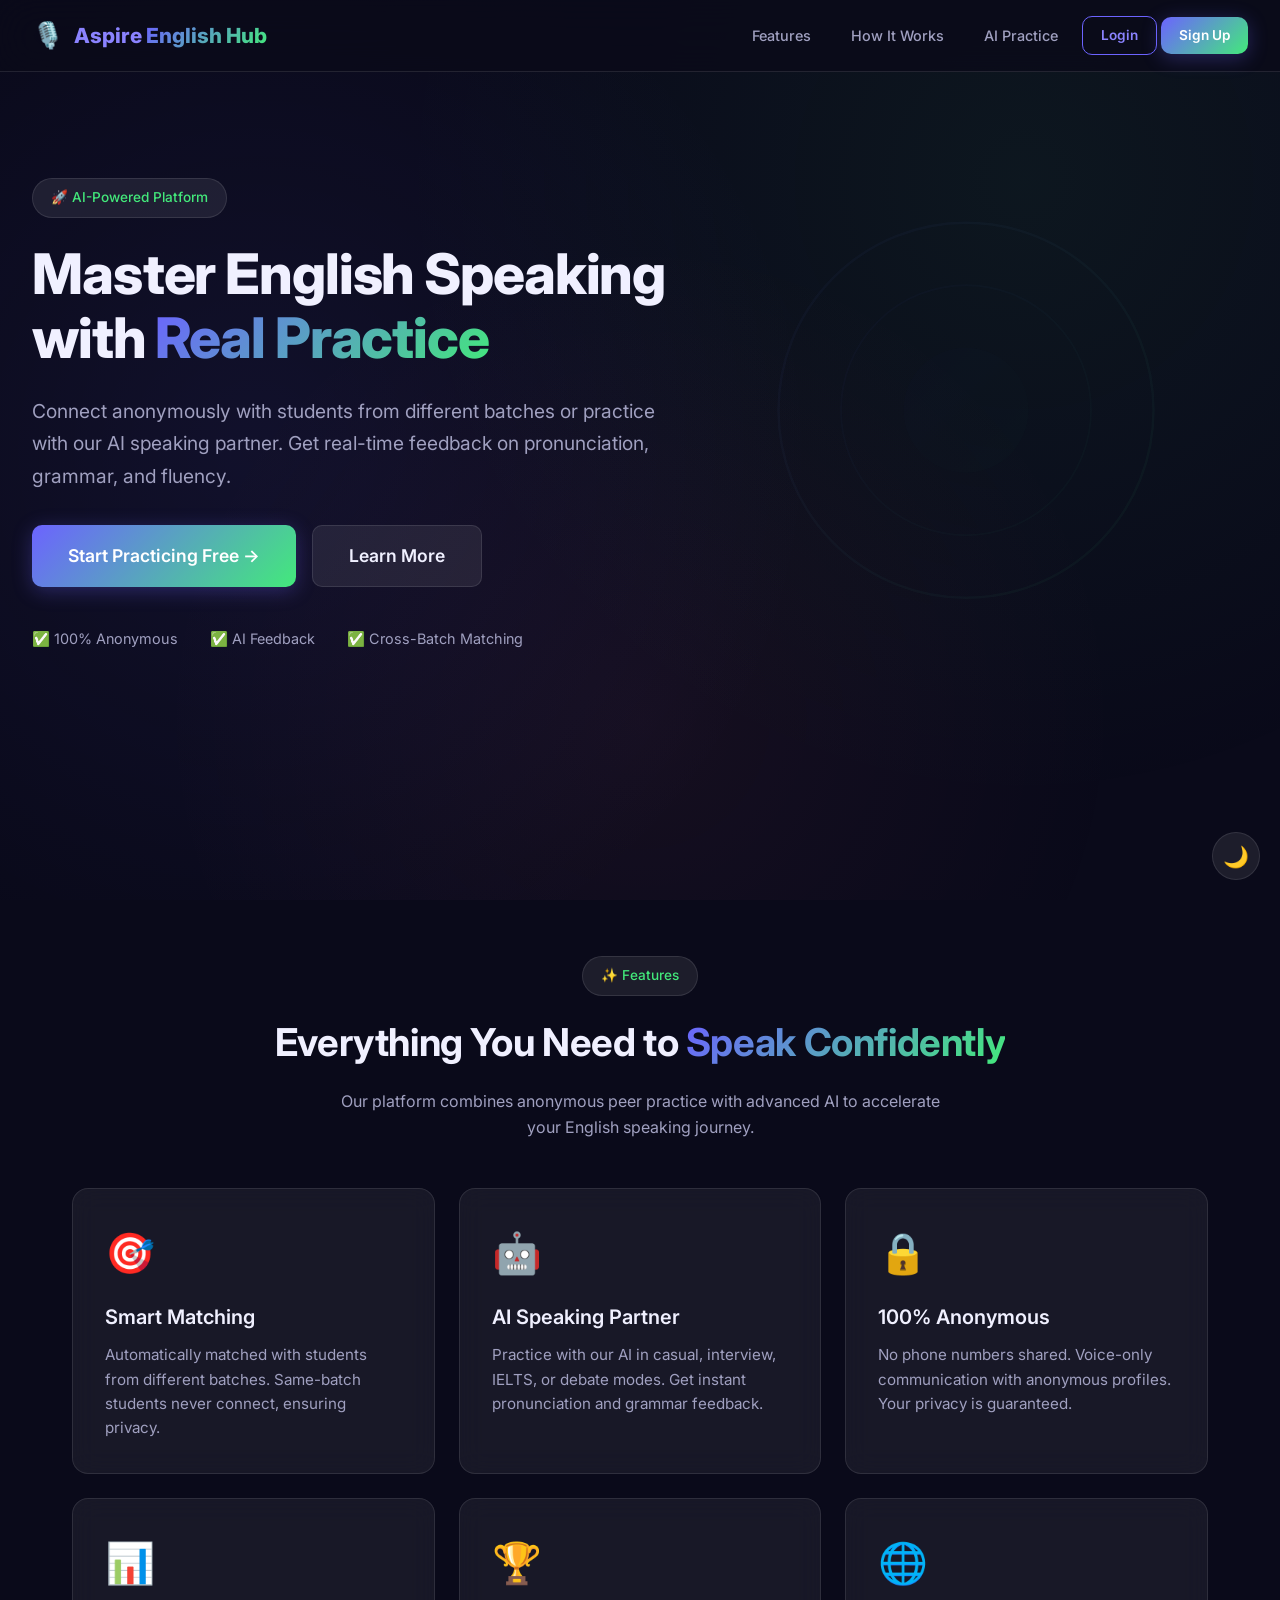
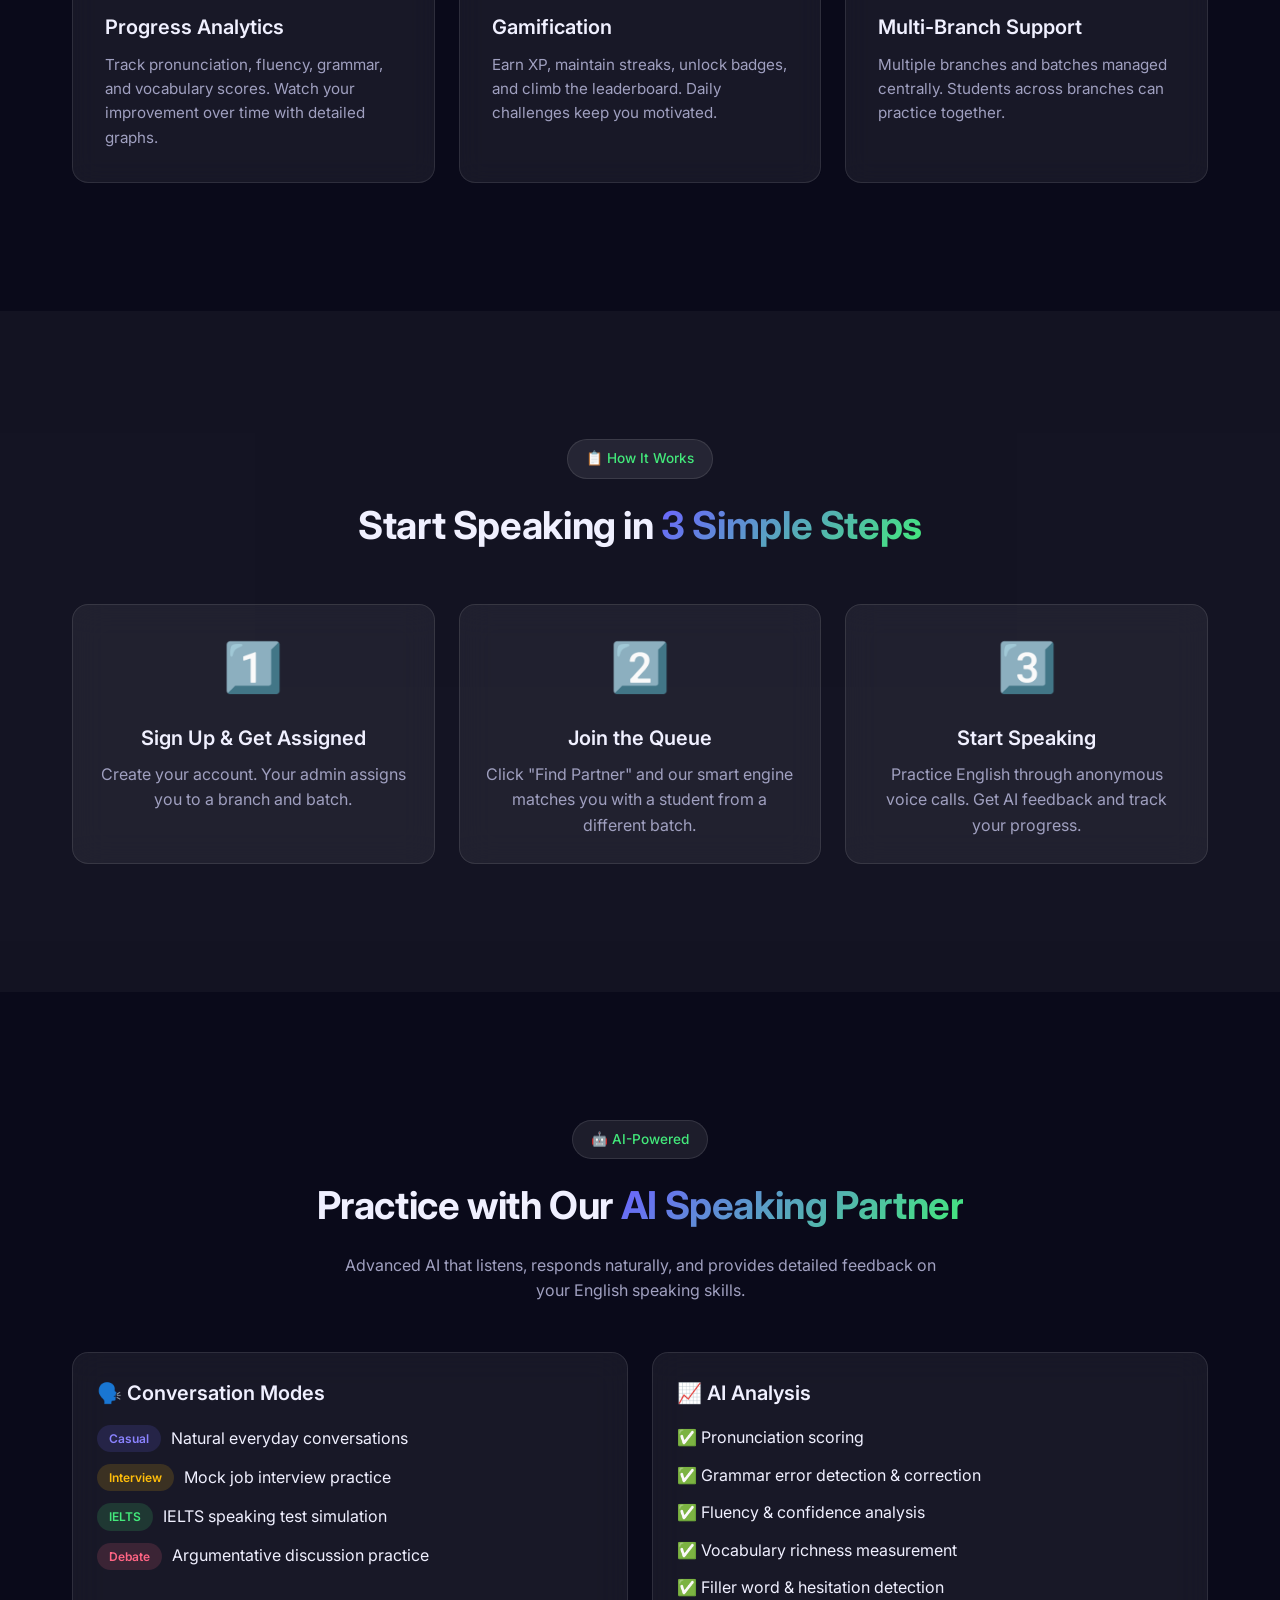
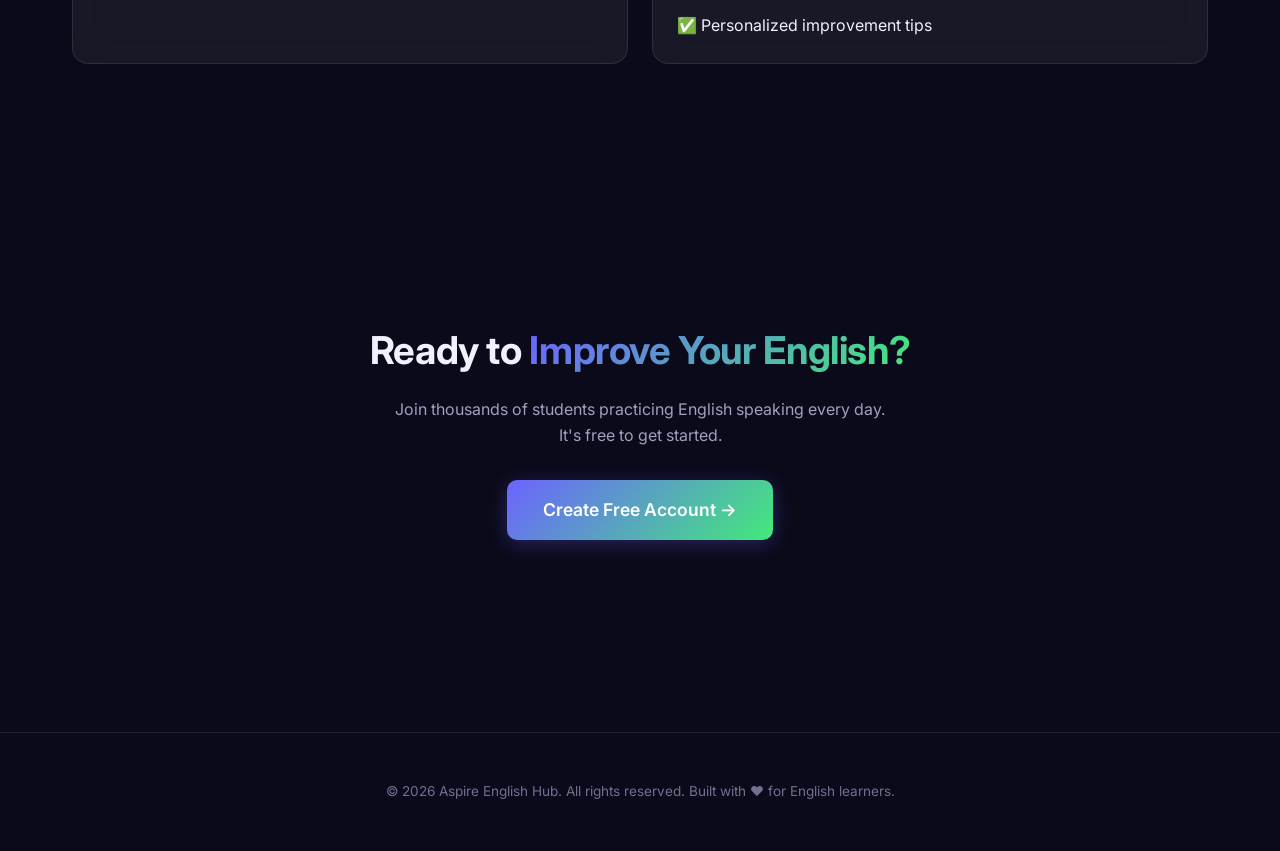
<file: frontend/index.html>
<!DOCTYPE html>
<html lang="en" data-theme="dark">
<head>
    <meta charset="UTF-8">
    <meta name="viewport" content="width=device-width, initial-scale=1.0">
    <meta name="description" content="Aspire English Hub - AI-Powered Spoken English Practice Platform. Practice speaking anonymously with students or AI.">
    <title>Aspire English Hub - AI-Powered English Speaking Practice</title>
    <link rel="stylesheet" href="css/styles.css">
    <link rel="icon" href="data:image/svg+xml,<svg xmlns='http://www.w3.org/2000/svg' viewBox='0 0 100 100'><text y='.9em' font-size='90'>🎙️</text></svg>">
</head>
<body>
    <!-- Navbar -->
    <nav class="navbar" id="navbar">
        <a href="/" class="nav-brand">
            <span class="logo-icon">🎙️</span>
            <span>Aspire <span class="gradient-text">English Hub</span></span>
        </a>
        <button class="nav-toggle" id="nav-toggle">☰</button>
        <div class="nav-links" id="nav-menu">
            <a href="#features" class="nav-link">Features</a>
            <a href="#how-it-works" class="nav-link">How It Works</a>
            <a href="#ai" class="nav-link">AI Practice</a>
            <div id="auth-links">
                <a href="pages/login.html" class="btn btn-outline btn-sm">Login</a>
                <a href="pages/signup.html" class="btn btn-primary btn-sm">Sign Up Free</a>
            </div>
        </div>
    </nav>

    <!-- Hero Section -->
    <section class="hero page">
        <div class="hero-content animate-in">
            <div class="hero-badge">🚀 AI-Powered Platform</div>
            <h1>Master English Speaking with <span class="gradient-text">Real Practice</span></h1>
            <p>Connect anonymously with students from different batches or practice with our AI speaking partner. Get real-time feedback on pronunciation, grammar, and fluency.</p>
            <div class="hero-actions">
                <a href="pages/signup.html" class="btn btn-primary btn-lg">Start Practicing Free →</a>
                <a href="#features" class="btn btn-secondary btn-lg">Learn More</a>
            </div>
            <div style="display:flex;gap:2rem;margin-top:2.5rem;color:var(--text2);font-size:0.9rem;">
                <span>✅ 100% Anonymous</span>
                <span>✅ AI Feedback</span>
                <span>✅ Cross-Batch Matching</span>
            </div>
        </div>
        <div class="hero-visual">
            <svg viewBox="0 0 400 400" fill="none"><circle cx="200" cy="200" r="150" stroke="url(#g1)" stroke-width="2" opacity="0.3"/><circle cx="200" cy="200" r="100" stroke="url(#g1)" stroke-width="1.5" opacity="0.2"/><circle cx="200" cy="200" r="50" fill="url(#g1)" opacity="0.1"/><defs><linearGradient id="g1" x1="0%" y1="0%" x2="100%" y2="100%"><stop offset="0%" stop-color="#6C63FF"/><stop offset="100%" stop-color="#43E97B"/></linearGradient></defs></svg>
        </div>
    </section>

    <!-- Features Section -->
    <section class="features" id="features">
        <div class="container">
            <div style="text-align:center;margin-bottom:1rem;">
                <div class="hero-badge" style="margin:0 auto 1rem;">✨ Features</div>
                <h2>Everything You Need to <span class="gradient-text">Speak Confidently</span></h2>
                <p style="color:var(--text2);max-width:600px;margin:1rem auto 0;">Our platform combines anonymous peer practice with advanced AI to accelerate your English speaking journey.</p>
            </div>
            <div class="features-grid">
                <div class="feature-card animate-in stagger-1">
                    <span class="feature-icon">🎯</span>
                    <h3>Smart Matching</h3>
                    <p>Automatically matched with students from different batches. Same-batch students never connect, ensuring privacy.</p>
                </div>
                <div class="feature-card animate-in stagger-2">
                    <span class="feature-icon">🤖</span>
                    <h3>AI Speaking Partner</h3>
                    <p>Practice with our AI in casual, interview, IELTS, or debate modes. Get instant pronunciation and grammar feedback.</p>
                </div>
                <div class="feature-card animate-in stagger-3">
                    <span class="feature-icon">🔒</span>
                    <h3>100% Anonymous</h3>
                    <p>No phone numbers shared. Voice-only communication with anonymous profiles. Your privacy is guaranteed.</p>
                </div>
                <div class="feature-card animate-in stagger-4">
                    <span class="feature-icon">📊</span>
                    <h3>Progress Analytics</h3>
                    <p>Track pronunciation, fluency, grammar, and vocabulary scores. Watch your improvement over time with detailed graphs.</p>
                </div>
                <div class="feature-card animate-in stagger-1">
                    <span class="feature-icon">🏆</span>
                    <h3>Gamification</h3>
                    <p>Earn XP, maintain streaks, unlock badges, and climb the leaderboard. Daily challenges keep you motivated.</p>
                </div>
                <div class="feature-card animate-in stagger-2">
                    <span class="feature-icon">🌐</span>
                    <h3>Multi-Branch Support</h3>
                    <p>Multiple branches and batches managed centrally. Students across branches can practice together.</p>
                </div>
            </div>
        </div>
    </section>

    <!-- How It Works -->
    <section class="features" id="how-it-works" style="background:var(--surface);">
        <div class="container">
            <div style="text-align:center;">
                <div class="hero-badge" style="margin:0 auto 1rem;">📋 How It Works</div>
                <h2>Start Speaking in <span class="gradient-text">3 Simple Steps</span></h2>
            </div>
            <div class="grid grid-3" style="margin-top:3rem;">
                <div class="card" style="text-align:center;">
                    <div style="font-size:3rem;margin-bottom:1rem;">1️⃣</div>
                    <h3>Sign Up & Get Assigned</h3>
                    <p style="color:var(--text2);margin-top:0.5rem;">Create your account. Your admin assigns you to a branch and batch.</p>
                </div>
                <div class="card" style="text-align:center;">
                    <div style="font-size:3rem;margin-bottom:1rem;">2️⃣</div>
                    <h3>Join the Queue</h3>
                    <p style="color:var(--text2);margin-top:0.5rem;">Click "Find Partner" and our smart engine matches you with a student from a different batch.</p>
                </div>
                <div class="card" style="text-align:center;">
                    <div style="font-size:3rem;margin-bottom:1rem;">3️⃣</div>
                    <h3>Start Speaking</h3>
                    <p style="color:var(--text2);margin-top:0.5rem;">Practice English through anonymous voice calls. Get AI feedback and track your progress.</p>
                </div>
            </div>
        </div>
    </section>

    <!-- AI Section -->
    <section class="features" id="ai">
        <div class="container">
            <div style="text-align:center;">
                <div class="hero-badge" style="margin:0 auto 1rem;">🤖 AI-Powered</div>
                <h2>Practice with Our <span class="gradient-text">AI Speaking Partner</span></h2>
                <p style="color:var(--text2);max-width:600px;margin:1rem auto 0;">Advanced AI that listens, responds naturally, and provides detailed feedback on your English speaking skills.</p>
            </div>
            <div class="grid grid-2" style="margin-top:3rem;">
                <div class="card">
                    <h3>🗣️ Conversation Modes</h3>
                    <ul style="list-style:none;margin-top:1rem;display:flex;flex-direction:column;gap:12px;">
                        <li style="display:flex;align-items:center;gap:10px;"><span class="badge badge-primary">Casual</span> Natural everyday conversations</li>
                        <li style="display:flex;align-items:center;gap:10px;"><span class="badge badge-warning">Interview</span> Mock job interview practice</li>
                        <li style="display:flex;align-items:center;gap:10px;"><span class="badge badge-success">IELTS</span> IELTS speaking test simulation</li>
                        <li style="display:flex;align-items:center;gap:10px;"><span class="badge badge-danger">Debate</span> Argumentative discussion practice</li>
                    </ul>
                </div>
                <div class="card">
                    <h3>📈 AI Analysis</h3>
                    <ul style="list-style:none;margin-top:1rem;display:flex;flex-direction:column;gap:12px;">
                        <li>✅ Pronunciation scoring</li>
                        <li>✅ Grammar error detection & correction</li>
                        <li>✅ Fluency & confidence analysis</li>
                        <li>✅ Vocabulary richness measurement</li>
                        <li>✅ Filler word & hesitation detection</li>
                        <li>✅ Personalized improvement tips</li>
                    </ul>
                </div>
            </div>
        </div>
    </section>

    <!-- CTA -->
    <section class="features" style="text-align:center;">
        <div class="container">
            <h2>Ready to <span class="gradient-text">Improve Your English?</span></h2>
            <p style="color:var(--text2);margin:1rem 0 2rem;max-width:500px;margin-left:auto;margin-right:auto;">Join thousands of students practicing English speaking every day. It's free to get started.</p>
            <a href="pages/signup.html" class="btn btn-primary btn-lg">Create Free Account →</a>
        </div>
    </section>

    <!-- Footer -->
    <footer class="footer">
        <p>© 2026 Aspire English Hub. All rights reserved. Built with ❤️ for English learners.</p>
    </footer>

    <button id="theme-toggle" style="position:fixed;bottom:20px;right:20px;z-index:999;width:48px;height:48px;border-radius:50%;background:var(--surface2);border:1px solid var(--glass-border);font-size:1.3rem;cursor:pointer;display:flex;align-items:center;justify-content:center;">🌙</button>

    <script src="js/api.js"></script>
    <script src="js/auth.js"></script>
    <script src="js/utils.js"></script>
    <script src="js/app.js"></script>
</body>
</html>
</file>
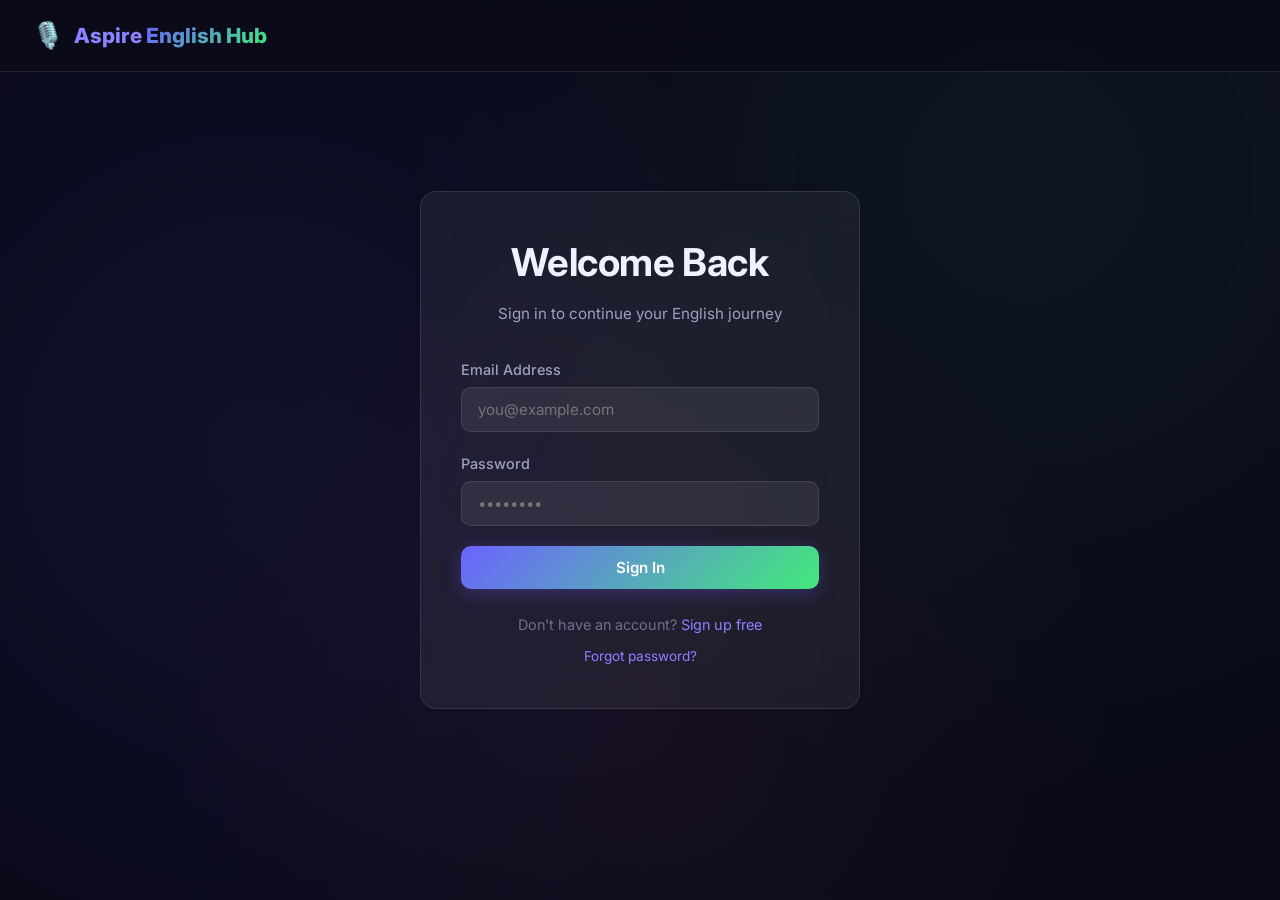
<file: frontend/pages/login.html>
<!DOCTYPE html>
<html lang="en" data-theme="dark">
<head>
    <meta charset="UTF-8">
    <meta name="viewport" content="width=device-width, initial-scale=1.0">
    <title>Login - Aspire English Hub</title>
    <link rel="stylesheet" href="../css/styles.css">
</head>
<body>
    <nav class="navbar">
        <a href="../index.html" class="nav-brand"><span class="logo-icon">🎙️</span><span>Aspire <span class="gradient-text">English Hub</span></span></a>
    </nav>

    <div class="auth-page page">
        <div class="auth-card animate-in">
            <h2>Welcome Back</h2>
            <p class="subtitle">Sign in to continue your English journey</p>
            <form id="login-form">
                <div class="form-group">
                    <label for="email">Email Address</label>
                    <input type="email" id="email" placeholder="you@example.com" required>
                </div>
                <div class="form-group">
                    <label for="password">Password</label>
                    <input type="password" id="password" placeholder="••••••••" required minlength="8">
                </div>
                <button type="submit" class="btn btn-primary" style="width:100%;" id="login-btn">Sign In</button>
            </form>
            <div class="form-footer">
                <p>Don't have an account? <a href="signup.html">Sign up free</a></p>
                <p style="margin-top:8px;"><a href="#" id="forgot-link" style="font-size:0.85rem;">Forgot password?</a></p>
            </div>
        </div>
    </div>

    <script src="../js/api.js"></script>
    <script src="../js/auth.js"></script>
    <script src="../js/utils.js"></script>
    <script>
        if (Auth.isLoggedIn()) window.location.href = 'dashboard.html';

        document.getElementById('login-form').addEventListener('submit', async (e) => {
            e.preventDefault();
            const btn = document.getElementById('login-btn');
            Utils.showLoading(btn, 'Signing in...');
            try {
                const data = await Auth.login(
                    document.getElementById('email').value,
                    document.getElementById('password').value
                );
                Utils.showToast('Welcome back!', 'success');
                setTimeout(() => {
                    window.location.href = data.role === 'admin' || data.role === 'super_admin' ? 'admin/dashboard.html' : 'dashboard.html';
                }, 500);
            } catch (err) {
                Utils.showToast(err.message || 'Login failed', 'error');
                Utils.hideLoading(btn);
            }
        });

        document.getElementById('forgot-link').addEventListener('click', async (e) => {
            e.preventDefault();
            const email = document.getElementById('email').value;
            if (!email) { Utils.showToast('Enter your email first', 'warning'); return; }
            try {
                await API.post('/api/auth/reset-password', { email });
                Utils.showToast('Reset link sent to your email', 'success');
            } catch (err) { Utils.showToast('Failed to send reset link', 'error'); }
        });
    </script>
</body>
</html>
</file>
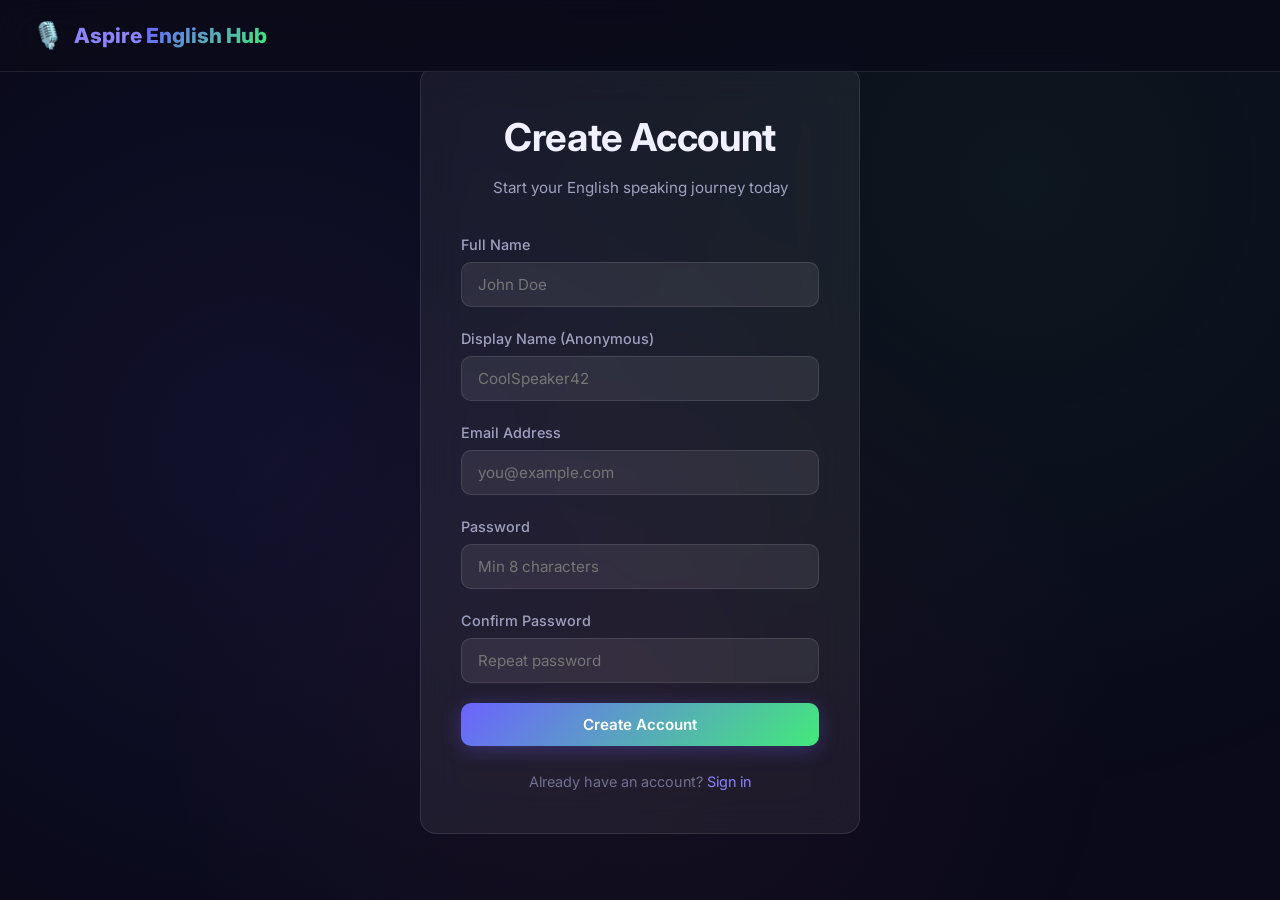
<file: frontend/pages/signup.html>
<!DOCTYPE html>
<html lang="en" data-theme="dark">
<head>
    <meta charset="UTF-8">
    <meta name="viewport" content="width=device-width, initial-scale=1.0">
    <title>Sign Up - Aspire English Hub</title>
    <link rel="stylesheet" href="../css/styles.css">
</head>
<body>
    <nav class="navbar">
        <a href="../index.html" class="nav-brand"><span class="logo-icon">🎙️</span><span>Aspire <span class="gradient-text">English Hub</span></span></a>
    </nav>

    <div class="auth-page page">
        <div class="auth-card animate-in">
            <h2>Create Account</h2>
            <p class="subtitle">Start your English speaking journey today</p>
            <form id="signup-form">
                <div class="form-group">
                    <label for="fullName">Full Name</label>
                    <input type="text" id="fullName" placeholder="John Doe" required minlength="2">
                </div>
                <div class="form-group">
                    <label for="displayName">Display Name (Anonymous)</label>
                    <input type="text" id="displayName" placeholder="CoolSpeaker42" maxlength="50">
                </div>
                <div class="form-group">
                    <label for="email">Email Address</label>
                    <input type="email" id="email" placeholder="you@example.com" required>
                </div>
                <div class="form-group">
                    <label for="password">Password</label>
                    <input type="password" id="password" placeholder="Min 8 characters" required minlength="8">
                </div>
                <div class="form-group">
                    <label for="confirmPassword">Confirm Password</label>
                    <input type="password" id="confirmPassword" placeholder="Repeat password" required>
                </div>
                <button type="submit" class="btn btn-primary" style="width:100%;" id="signup-btn">Create Account</button>
            </form>
            <div class="form-footer">
                <p>Already have an account? <a href="login.html">Sign in</a></p>
            </div>
        </div>
    </div>

    <script src="../js/api.js"></script>
    <script src="../js/auth.js"></script>
    <script src="../js/utils.js"></script>
    <script>
        if (Auth.isLoggedIn()) window.location.href = 'dashboard.html';

        document.getElementById('signup-form').addEventListener('submit', async (e) => {
            e.preventDefault();
            const pw = document.getElementById('password').value;
            if (pw !== document.getElementById('confirmPassword').value) {
                Utils.showToast('Passwords do not match', 'error'); return;
            }
            const btn = document.getElementById('signup-btn');
            Utils.showLoading(btn, 'Creating account...');
            try {
                await Auth.signup(
                    document.getElementById('email').value, pw,
                    document.getElementById('fullName').value,
                    document.getElementById('displayName').value || undefined
                );
                Utils.showToast('Account created! Welcome aboard!', 'success');
                setTimeout(() => window.location.href = 'dashboard.html', 800);
            } catch (err) {
                Utils.showToast(err.message || 'Signup failed', 'error');
                Utils.hideLoading(btn);
            }
        });
    </script>
</body>
</html>
</file>
<file: frontend/css/styles.css>
/* ============================================================
   ASPIRE ENGLISH HUB - Global Stylesheet
   Premium dark-first design with glassmorphism
   ============================================================ */

@import url('https://fonts.googleapis.com/css2?family=Inter:wght@300;400;500;600;700;800;900&display=swap');

/* === CSS Variables === */
:root {
    --font: 'Inter', -apple-system, sans-serif;
    --bg: #0a0a1a; --bg2: #111128; --bg3: #1a1a3e;
    --surface: rgba(255,255,255,0.04); --surface2: rgba(255,255,255,0.08);
    --glass: rgba(255,255,255,0.06); --glass-border: rgba(255,255,255,0.1);
    --text: #f0f0ff; --text2: #a0a0c0; --text3: #707090;
    --primary: #6C63FF; --primary2: #8B83FF; --primary-glow: rgba(108,99,255,0.3);
    --accent: #43E97B; --accent2: #38F9D7;
    --danger: #FF6584; --warning: #FFBE0B; --info: #4FC3F7;
    --gradient1: linear-gradient(135deg, #6C63FF 0%, #43E97B 100%);
    --gradient2: linear-gradient(135deg, #FA709A 0%, #FEE140 100%);
    --gradient3: linear-gradient(135deg, #667EEA 0%, #764BA2 100%);
    --radius: 16px; --radius-sm: 10px; --radius-xs: 6px;
    --shadow: 0 8px 32px rgba(0,0,0,0.3);
    --transition: all 0.3s cubic-bezier(0.4, 0, 0.2, 1);
}

[data-theme="light"] {
    --bg: #f5f5ff; --bg2: #eeeeff; --bg3: #e0e0f0;
    --surface: rgba(0,0,0,0.03); --surface2: rgba(0,0,0,0.06);
    --glass: rgba(255,255,255,0.7); --glass-border: rgba(0,0,0,0.08);
    --text: #1a1a2e; --text2: #555570; --text3: #888898;
    --shadow: 0 8px 32px rgba(0,0,0,0.08);
}

/* === Reset === */
*, *::before, *::after { box-sizing: border-box; margin: 0; padding: 0; }
html { scroll-behavior: smooth; }
body {
    font-family: var(--font); background: var(--bg); color: var(--text);
    line-height: 1.6; min-height: 100vh; overflow-x: hidden;
}
a { color: var(--primary2); text-decoration: none; transition: var(--transition); }
a:hover { color: var(--primary); }
img { max-width: 100%; display: block; }
button { cursor: pointer; font-family: var(--font); }
input, select, textarea {
    font-family: var(--font); background: var(--surface2); border: 1px solid var(--glass-border);
    color: var(--text); border-radius: var(--radius-sm); padding: 12px 16px; width: 100%;
    transition: var(--transition); font-size: 0.95rem;
}
input:focus, select:focus, textarea:focus {
    outline: none; border-color: var(--primary); box-shadow: 0 0 0 3px var(--primary-glow);
}

/* === Animated Background === */
body::before {
    content: ''; position: fixed; inset: 0; z-index: -1;
    background: radial-gradient(circle at 20% 50%, rgba(108,99,255,0.08) 0%, transparent 50%),
                radial-gradient(circle at 80% 20%, rgba(67,233,123,0.06) 0%, transparent 50%),
                radial-gradient(circle at 50% 80%, rgba(250,112,154,0.05) 0%, transparent 50%);
    animation: bgShift 20s ease infinite alternate;
}
@keyframes bgShift {
    0% { opacity: 0.6; } 50% { opacity: 1; } 100% { opacity: 0.7; }
}

/* === Typography === */
h1 { font-size: clamp(2rem, 5vw, 3.5rem); font-weight: 800; line-height: 1.15; letter-spacing: -0.02em; }
h2 { font-size: clamp(1.5rem, 3vw, 2.5rem); font-weight: 700; letter-spacing: -0.01em; }
h3 { font-size: 1.25rem; font-weight: 600; }
.gradient-text { background: var(--gradient1); -webkit-background-clip: text; -webkit-text-fill-color: transparent; background-clip: text; }

/* === Navbar === */
.navbar {
    position: fixed; top: 0; left: 0; right: 0; z-index: 1000; padding: 0 2rem;
    background: rgba(10,10,26,0.8); backdrop-filter: blur(20px); border-bottom: 1px solid var(--glass-border);
    height: 72px; display: flex; align-items: center; justify-content: space-between;
}
[data-theme="light"] .navbar { background: rgba(245,245,255,0.85); }
.nav-brand { font-size: 1.3rem; font-weight: 800; display: flex; align-items: center; gap: 10px; }
.nav-brand .logo-icon { font-size: 1.6rem; }
.nav-links { display: flex; align-items: center; gap: 8px; }
.nav-link { padding: 8px 16px; border-radius: var(--radius-sm); color: var(--text2); font-weight: 500; font-size: 0.9rem; transition: var(--transition); }
.nav-link:hover, .nav-link.active { color: var(--text); background: var(--surface2); }
.nav-toggle { display: none; background: none; border: none; color: var(--text); font-size: 1.5rem; padding: 8px; }
@media (max-width: 768px) {
    .nav-toggle { display: block; }
    .nav-links { position: absolute; top: 72px; left: 0; right: 0; flex-direction: column; background: var(--bg2); padding: 1rem; display: none; border-bottom: 1px solid var(--glass-border); }
    .nav-links.nav-open { display: flex; }
}

/* === Buttons === */
.btn {
    display: inline-flex; align-items: center; justify-content: center; gap: 8px;
    padding: 12px 28px; border-radius: var(--radius-sm); font-weight: 600; font-size: 0.95rem;
    border: none; transition: var(--transition); position: relative; overflow: hidden;
}
.btn-primary { background: var(--gradient1); color: #fff; box-shadow: 0 4px 20px var(--primary-glow); }
.btn-primary:hover { transform: translateY(-2px); box-shadow: 0 8px 30px var(--primary-glow); }
.btn-secondary { background: var(--surface2); color: var(--text); border: 1px solid var(--glass-border); }
.btn-secondary:hover { background: var(--surface); border-color: var(--primary); }
.btn-danger { background: var(--danger); color: #fff; }
.btn-danger:hover { opacity: 0.9; transform: translateY(-2px); }
.btn-outline { background: transparent; color: var(--primary2); border: 1.5px solid var(--primary); }
.btn-outline:hover { background: var(--primary); color: #fff; }
.btn-sm { padding: 8px 18px; font-size: 0.85rem; }
.btn-lg { padding: 16px 36px; font-size: 1.1rem; }
.btn-icon { width: 44px; height: 44px; padding: 0; border-radius: 50%; }
.btn:disabled { opacity: 0.5; cursor: not-allowed; transform: none; }

/* === Glass Card === */
.card {
    background: var(--glass); backdrop-filter: blur(16px); border: 1px solid var(--glass-border);
    border-radius: var(--radius); padding: 24px; transition: var(--transition);
}
.card:hover { border-color: rgba(108,99,255,0.3); box-shadow: var(--shadow); }
.card-header { display: flex; align-items: center; justify-content: space-between; margin-bottom: 16px; }
.card-title { font-size: 1.1rem; font-weight: 600; }

/* === Stat Cards === */
.stat-card {
    background: var(--glass); backdrop-filter: blur(16px); border: 1px solid var(--glass-border);
    border-radius: var(--radius); padding: 24px; text-align: center; position: relative; overflow: hidden;
}
.stat-card::before {
    content: ''; position: absolute; top: 0; left: 0; right: 0; height: 3px;
    background: var(--gradient1); border-radius: var(--radius) var(--radius) 0 0;
}
.stat-icon { font-size: 2rem; margin-bottom: 12px; }
.stat-value { font-size: 2rem; font-weight: 800; background: var(--gradient1); -webkit-background-clip: text; -webkit-text-fill-color: transparent; }
.stat-label { font-size: 0.85rem; color: var(--text2); margin-top: 4px; }

/* === Grid Layouts === */
.grid { display: grid; gap: 24px; }
.grid-2 { grid-template-columns: repeat(auto-fit, minmax(280px, 1fr)); }
.grid-3 { grid-template-columns: repeat(auto-fit, minmax(240px, 1fr)); }
.grid-4 { grid-template-columns: repeat(auto-fit, minmax(200px, 1fr)); }

/* === Page Layout === */
.page { padding-top: 72px; min-height: 100vh; }
.container { max-width: 1200px; margin: 0 auto; padding: 2rem; }
.page-header { margin-bottom: 2rem; }
.page-header h1 { margin-bottom: 0.5rem; }
.page-header p { color: var(--text2); }

/* === Hero Section === */
.hero { min-height: calc(100vh - 72px); display: flex; align-items: center; padding: 2rem; position: relative; }
.hero-content { max-width: 650px; z-index: 2; }
.hero-content h1 { margin-bottom: 1.5rem; }
.hero-content p { font-size: 1.2rem; color: var(--text2); margin-bottom: 2rem; line-height: 1.7; }
.hero-actions { display: flex; gap: 16px; flex-wrap: wrap; }
.hero-visual { position: absolute; right: 5%; top: 50%; transform: translateY(-50%); width: 40%; max-width: 500px; opacity: 0.15; }
.hero-badge { display: inline-flex; align-items: center; gap: 8px; padding: 8px 18px; border-radius: 50px; background: var(--surface2); border: 1px solid var(--glass-border); font-size: 0.85rem; color: var(--accent); margin-bottom: 1.5rem; font-weight: 500; }

/* === Features Section === */
.features { padding: 6rem 2rem; }
.features-grid { display: grid; grid-template-columns: repeat(auto-fit, minmax(300px, 1fr)); gap: 24px; margin-top: 3rem; }
.feature-card {
    background: var(--glass); backdrop-filter: blur(12px); border: 1px solid var(--glass-border);
    border-radius: var(--radius); padding: 32px; transition: var(--transition);
}
.feature-card:hover { transform: translateY(-6px); border-color: var(--primary); box-shadow: 0 20px 40px rgba(108,99,255,0.15); }
.feature-icon { font-size: 2.5rem; margin-bottom: 16px; display: block; }
.feature-card h3 { margin-bottom: 10px; }
.feature-card p { color: var(--text2); font-size: 0.95rem; }

/* === Auth Forms === */
.auth-page { min-height: 100vh; display: flex; align-items: center; justify-content: center; padding: 2rem; }
.auth-card {
    background: var(--glass); backdrop-filter: blur(20px); border: 1px solid var(--glass-border);
    border-radius: var(--radius); padding: 40px; width: 100%; max-width: 440px;
}
.auth-card h2 { text-align: center; margin-bottom: 8px; }
.auth-card .subtitle { text-align: center; color: var(--text2); margin-bottom: 2rem; font-size: 0.95rem; }
.form-group { margin-bottom: 1.25rem; }
.form-group label { display: block; margin-bottom: 6px; font-weight: 500; font-size: 0.9rem; color: var(--text2); }
.form-footer { text-align: center; margin-top: 1.5rem; color: var(--text3); font-size: 0.9rem; }

/* === Dashboard Layout === */
.dashboard { display: grid; grid-template-columns: 260px 1fr; min-height: calc(100vh - 72px); }
.sidebar {
    background: var(--glass); border-right: 1px solid var(--glass-border); padding: 2rem 1rem;
    position: sticky; top: 72px; height: calc(100vh - 72px); overflow-y: auto;
}
.sidebar-nav { display: flex; flex-direction: column; gap: 4px; }
.sidebar-link {
    display: flex; align-items: center; gap: 12px; padding: 12px 16px; border-radius: var(--radius-sm);
    color: var(--text2); font-weight: 500; font-size: 0.9rem; transition: var(--transition);
}
.sidebar-link:hover, .sidebar-link.active { color: var(--text); background: var(--surface2); }
.sidebar-link.active { border-left: 3px solid var(--primary); }
.sidebar-icon { font-size: 1.2rem; width: 24px; text-align: center; }
.dash-content { padding: 2rem; overflow-y: auto; }
@media (max-width: 900px) {
    .dashboard { grid-template-columns: 1fr; }
    .sidebar { display: none; }
}

/* === Waiting Room === */
.waiting-room { display: flex; flex-direction: column; align-items: center; justify-content: center; min-height: 60vh; text-align: center; }
.waiting-animation {
    width: 120px; height: 120px; border-radius: 50%; position: relative; margin-bottom: 2rem;
    background: var(--gradient1); animation: waitPulse 2s ease-in-out infinite;
}
.waiting-animation::after {
    content: '🎤'; font-size: 3rem; position: absolute; inset: 0;
    display: flex; align-items: center; justify-content: center;
}
@keyframes waitPulse {
    0%, 100% { transform: scale(1); box-shadow: 0 0 0 0 var(--primary-glow); }
    50% { transform: scale(1.05); box-shadow: 0 0 0 30px transparent; }
}
.queue-info { color: var(--text2); margin-top: 1rem; font-size: 0.95rem; }

/* === Voice Call === */
.call-screen { display: flex; flex-direction: column; align-items: center; justify-content: center; min-height: calc(100vh - 72px); text-align: center; padding: 2rem; }
.call-avatar { width: 140px; height: 140px; border-radius: 50%; background: var(--gradient3); display: flex; align-items: center; justify-content: center; font-size: 3.5rem; margin-bottom: 1.5rem; box-shadow: 0 0 40px var(--primary-glow); }
.call-status { color: var(--accent); font-weight: 600; margin-bottom: 0.5rem; font-size: 1.1rem; }
.call-timer { font-size: 2.5rem; font-weight: 800; font-variant-numeric: tabular-nums; margin-bottom: 2rem; background: var(--gradient1); -webkit-background-clip: text; -webkit-text-fill-color: transparent; }
.call-controls { display: flex; gap: 20px; }
.call-btn { width: 64px; height: 64px; border-radius: 50%; border: none; font-size: 1.5rem; transition: var(--transition); display: flex; align-items: center; justify-content: center; }
.call-btn-mute { background: var(--surface2); color: var(--text); }
.call-btn-mute.muted { background: var(--warning); color: #000; }
.call-btn-end { background: var(--danger); color: #fff; }
.call-btn-end:hover { transform: scale(1.1); }

/* === Score Ring === */
.score-ring { width: 100px; height: 100px; position: relative; margin: 0 auto; }
.score-ring svg { transform: rotate(-90deg); }
.score-ring circle { fill: none; stroke-width: 8; }
.score-ring .bg { stroke: var(--surface2); }
.score-ring .progress { stroke-linecap: round; transition: stroke-dashoffset 1s ease; }
.score-value { position: absolute; inset: 0; display: flex; align-items: center; justify-content: center; font-size: 1.5rem; font-weight: 800; }

/* === Leaderboard === */
.leaderboard-item {
    display: flex; align-items: center; gap: 16px; padding: 16px; border-radius: var(--radius-sm);
    background: var(--surface); transition: var(--transition);
}
.leaderboard-item:hover { background: var(--surface2); }
.lb-rank { font-size: 1.2rem; font-weight: 800; width: 40px; text-align: center; }
.lb-rank.top-1 { color: #FFD700; } .lb-rank.top-2 { color: #C0C0C0; } .lb-rank.top-3 { color: #CD7F32; }
.lb-info { flex: 1; }
.lb-name { font-weight: 600; }
.lb-stats { font-size: 0.8rem; color: var(--text2); }
.lb-xp { font-weight: 700; color: var(--primary2); }

/* === Avatar === */
.avatar { width: 42px; height: 42px; border-radius: 50%; display: flex; align-items: center; justify-content: center; font-weight: 700; color: #fff; font-size: 0.9rem; flex-shrink: 0; }

/* === Badges === */
.badge { display: inline-flex; align-items: center; gap: 4px; padding: 4px 12px; border-radius: 50px; font-size: 0.75rem; font-weight: 600; }
.badge-primary { background: rgba(108,99,255,0.15); color: var(--primary2); }
.badge-success { background: rgba(67,233,123,0.15); color: var(--accent); }
.badge-warning { background: rgba(255,190,11,0.15); color: var(--warning); }
.badge-danger { background: rgba(255,101,132,0.15); color: var(--danger); }

/* === Progress Bar === */
.progress-bar { height: 8px; background: var(--surface2); border-radius: 50px; overflow: hidden; }
.progress-fill { height: 100%; background: var(--gradient1); border-radius: 50px; transition: width 0.6s ease; }

/* === Toast === */
#toast-container { position: fixed; top: 80px; right: 20px; z-index: 9999; display: flex; flex-direction: column; gap: 8px; }
.toast {
    padding: 14px 20px; border-radius: var(--radius-sm); display: flex; align-items: center; gap: 10px;
    background: var(--bg2); border: 1px solid var(--glass-border); box-shadow: var(--shadow);
    transform: translateX(120%); transition: transform 0.3s ease; min-width: 280px; font-size: 0.9rem;
}
.toast-show { transform: translateX(0); }
.toast-hide { transform: translateX(120%); }
.toast-success { border-left: 4px solid var(--accent); }
.toast-error { border-left: 4px solid var(--danger); }
.toast-warning { border-left: 4px solid var(--warning); }
.toast-info { border-left: 4px solid var(--info); }

/* === Spinner === */
.spinner { width: 20px; height: 20px; border: 2.5px solid var(--glass-border); border-top-color: var(--primary); border-radius: 50%; animation: spin 0.7s linear infinite; display: inline-block; }
@keyframes spin { to { transform: rotate(360deg); } }
.loading-full { display: flex; align-items: center; justify-content: center; min-height: 300px; flex-direction: column; gap: 16px; color: var(--text2); }
.loading-full .spinner { width: 40px; height: 40px; }

/* === Table === */
.table-wrap { overflow-x: auto; border-radius: var(--radius); border: 1px solid var(--glass-border); }
table { width: 100%; border-collapse: collapse; }
th, td { padding: 14px 16px; text-align: left; border-bottom: 1px solid var(--glass-border); font-size: 0.9rem; }
th { background: var(--surface); font-weight: 600; color: var(--text2); font-size: 0.8rem; text-transform: uppercase; letter-spacing: 0.05em; }
tr:hover { background: var(--surface); }

/* === Tabs === */
.tabs { display: flex; gap: 4px; border-bottom: 1px solid var(--glass-border); margin-bottom: 1.5rem; }
.tab { padding: 12px 20px; font-weight: 500; color: var(--text2); border-bottom: 2px solid transparent; cursor: pointer; transition: var(--transition); font-size: 0.9rem; background: none; border-top: none; border-left: none; border-right: none; }
.tab:hover { color: var(--text); }
.tab.active { color: var(--primary2); border-bottom-color: var(--primary); }
.tab-content { display: none; animation: fadeIn 0.3s ease; }
.tab-content.active { display: block; }

/* === Modal === */
.modal-overlay { position: fixed; inset: 0; background: rgba(0,0,0,0.6); backdrop-filter: blur(4px); z-index: 5000; display: none; align-items: center; justify-content: center; padding: 2rem; }
.modal-overlay.active { display: flex; }
.modal { background: var(--bg2); border: 1px solid var(--glass-border); border-radius: var(--radius); padding: 32px; width: 100%; max-width: 500px; max-height: 90vh; overflow-y: auto; }
.modal-header { display: flex; align-items: center; justify-content: space-between; margin-bottom: 1.5rem; }
.modal-close { background: none; border: none; color: var(--text2); font-size: 1.5rem; padding: 4px; cursor: pointer; }

/* === Animations === */
@keyframes fadeIn { from { opacity: 0; transform: translateY(10px); } to { opacity: 1; transform: translateY(0); } }
@keyframes slideUp { from { opacity: 0; transform: translateY(30px); } to { opacity: 1; transform: translateY(0); } }
.animate-in { animation: fadeIn 0.5s ease forwards; }
.stagger-1 { animation-delay: 0.1s; } .stagger-2 { animation-delay: 0.2s; }
.stagger-3 { animation-delay: 0.3s; } .stagger-4 { animation-delay: 0.4s; }

/* === Footer === */
.footer { padding: 3rem 2rem; border-top: 1px solid var(--glass-border); text-align: center; color: var(--text3); font-size: 0.85rem; margin-top: 4rem; }

/* === Responsive === */
@media (max-width: 640px) {
    .container { padding: 1rem; }
    .hero { padding: 1rem; }
    .hero-content p { font-size: 1rem; }
    .hero-actions { flex-direction: column; }
    .auth-card { padding: 28px 20px; }
    .call-timer { font-size: 2rem; }
    .features-grid { grid-template-columns: 1fr; }
}
</file>
